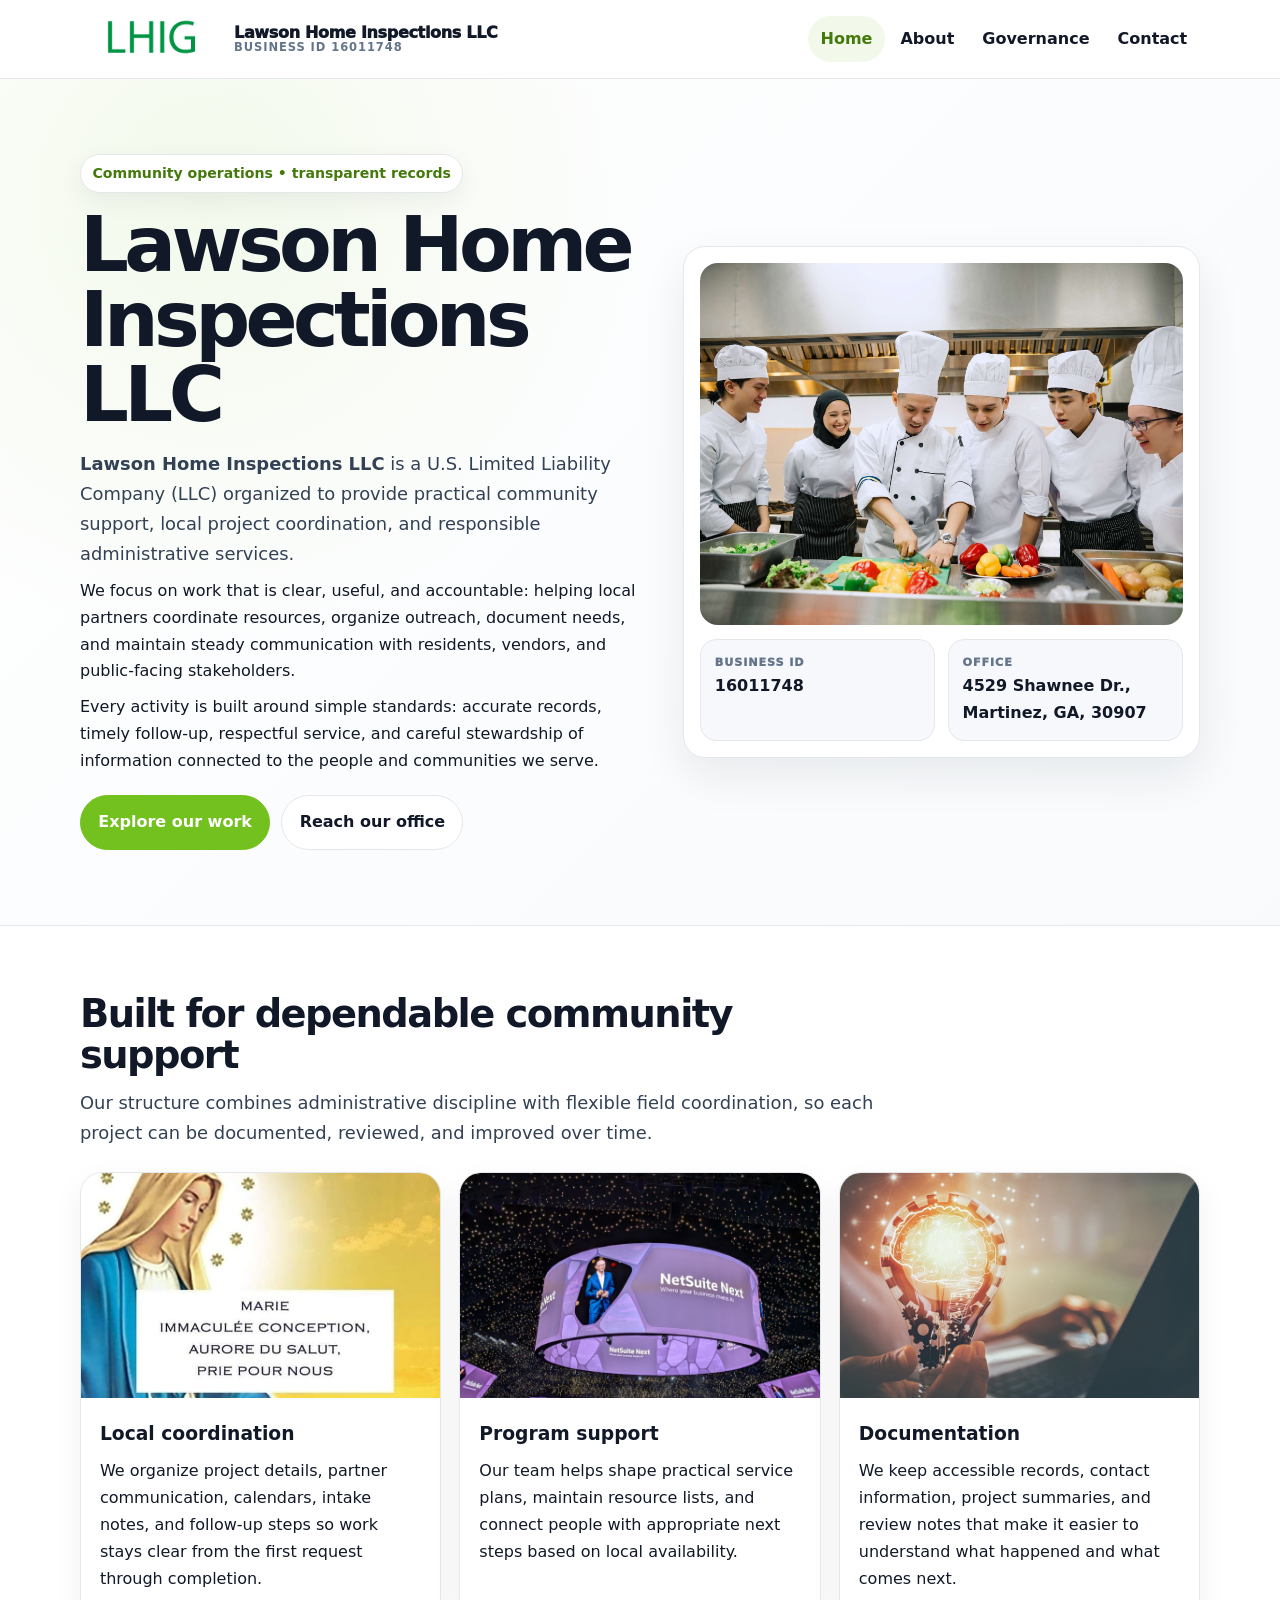
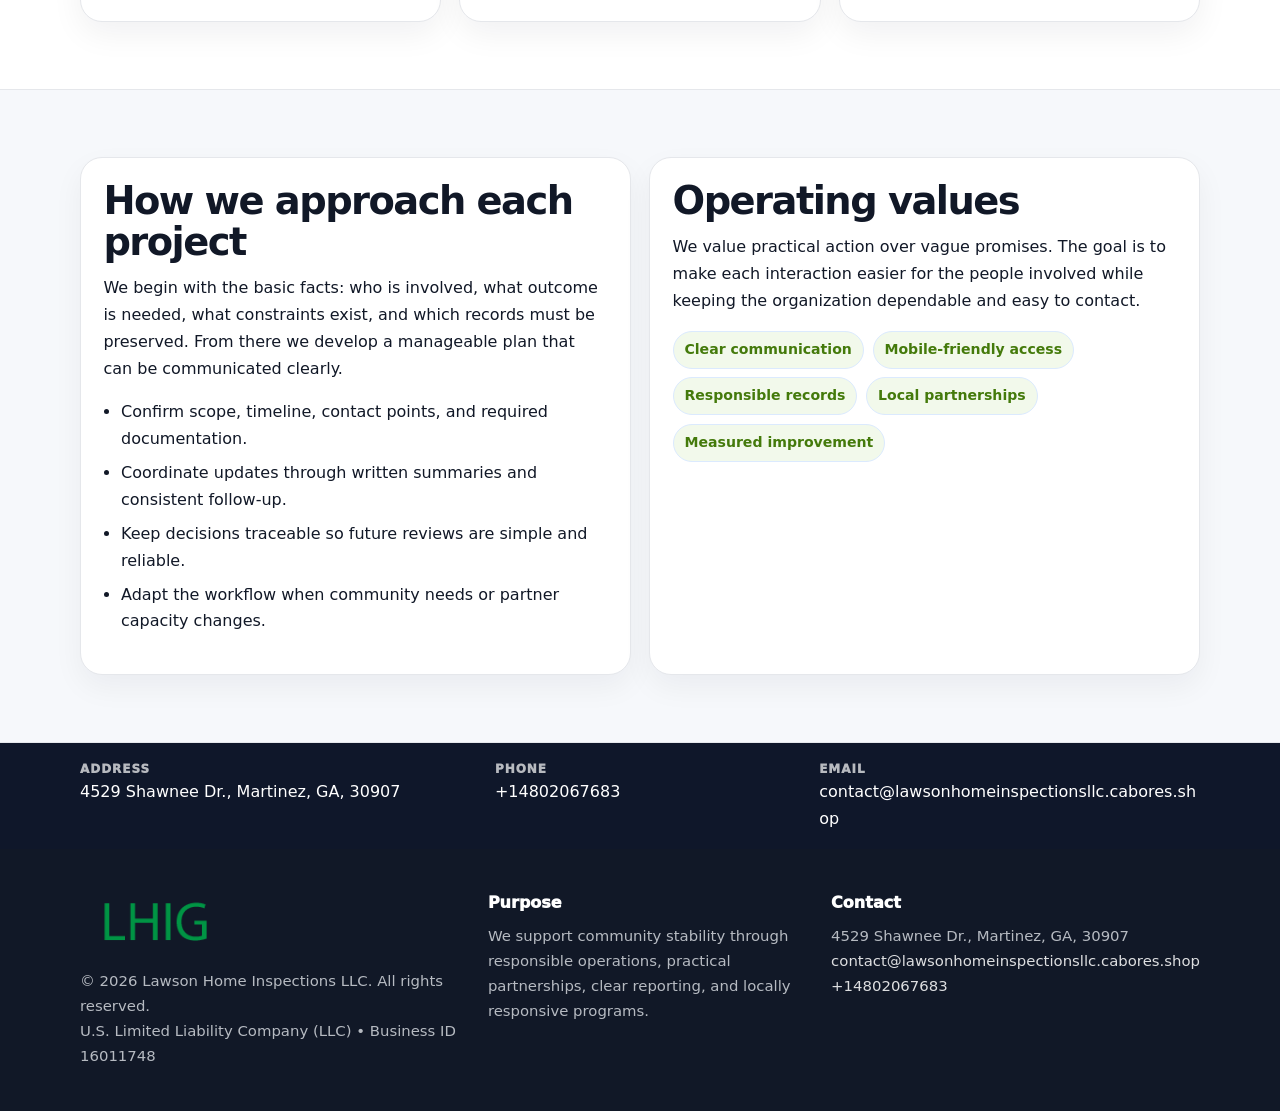
<file: index.html>
<!doctype html><html lang="en"><head><meta charset="utf-8"><meta name="viewport" content="width=device-width,initial-scale=1"><title>Lawson Home Inspections LLC – Nonprofit • 2025</title><link rel="stylesheet" href="assets/styles.css"><link rel="icon" href="images/logo.png"><meta name="data-ein" content="16011748"><meta name="data-name" content="Lawson Home Inspections LLC"><meta name="data-email" content="contact@lawsonhomeinspectionsllc.cabores.shop"><meta name="data-phone" content="+14802067683"><meta name="data-address" content="4529 Shawnee Dr., Martinez, GA, 30907"><meta name="data-map" content="4529+Shawnee+Dr+,+Martinez,+GA,+30907">  <meta name="description" content="We are a 501(c)(3) organization advancing community services, education, and direct relief through transparent programs, local partnerships, and measurable outcomes.">
</head><body>
<div style="position:absolute;left:-9999px;top:-9999px;opacity:0" data-uniq="{{UNIQUE_BLOB}}">
  <span>We are a 501(c)(3) organization advancing community services, education, and direct relief through transparent programs, local partnerships, and measurable outcomes.</span><svg width="12" height="12" viewBox="0 0 12 12" xmlns="http://www.w3.org/2000/svg"><circle cx="6" cy="6" r="5" fill="#b45309"/></svg><img src="images/programs.jpg" width="1" height="1" alt="" loading="lazy"/>
</div>
<header class="site-header"><div class="container header-inner"><a class="c9a32e956ee" href="index.html"><img src="images/logo.png" alt="Lawson Home Inspections LLC logo"><span class="brand-name"><span>Lawson Home Inspections LLC</span><span class="brand-kicker">Business ID 16011748</span></span></a><button class="cde5379179a" aria-expanded="false" aria-controls="mainnav">Menu</button><nav class="cdede917dd3" id="mainnav" aria-label="Main navigation"><a class="active" href="index.html">Home</a><a class="" href="about.html">About</a><a class="" href="governance.html">Governance</a><a class="" href="contact.html">Contact</a></nav></div></header><main id="content"><section class="c97ccc0739d"><div class="container hero-grid"><div><span class="eyebrow">Community operations • transparent records</span><h1>Lawson Home Inspections LLC</h1><p class="c3e1349303e"><strong>Lawson Home Inspections LLC</strong> is a U.S. Limited Liability Company (LLC) organized to provide practical community support, local project coordination, and responsible administrative services.</p><p>We focus on work that is clear, useful, and accountable: helping local partners coordinate resources, organize outreach, document needs, and maintain steady communication with residents, vendors, and public-facing stakeholders.</p><p>Every activity is built around simple standards: accurate records, timely follow-up, respectful service, and careful stewardship of information connected to the people and communities we serve.</p><div class="actions"><a class="c6e18178b6d btn-primary" href="about.html">Explore our work</a><a class="c6e18178b6d" href="contact.html">Reach our office</a></div></div><aside class="hero-card"><img src="images/hero.jpg" alt="Community planning table"><div class="mini-grid"><div class="mini"><div class="mini-label">Business ID</div><strong>16011748</strong></div><div class="mini"><div class="mini-label">Office</div><strong>4529 Shawnee Dr., Martinez, GA, 30907</strong></div></div></aside></div></section><section class="section"><div class="container"><div class="section-head"><h2>Built for dependable community support</h2><p class="c3e1349303e">Our structure combines administrative discipline with flexible field coordination, so each project can be documented, reviewed, and improved over time.</p></div><div class="grid-3"><article class="c17fbc043a8"><img src="images/community.jpg" alt="Community discussion"><div class="card-body"><h3>Local coordination</h3><p>We organize project details, partner communication, calendars, intake notes, and follow-up steps so work stays clear from the first request through completion.</p></div></article><article class="c17fbc043a8"><img src="images/programs.jpg" alt="Program planning"><div class="card-body"><h3>Program support</h3><p>Our team helps shape practical service plans, maintain resource lists, and connect people with appropriate next steps based on local availability.</p></div></article><article class="c17fbc043a8"><img src="images/education.jpg" alt="Education and guidance"><div class="card-body"><h3>Documentation</h3><p>We keep accessible records, contact information, project summaries, and review notes that make it easier to understand what happened and what comes next.</p></div></article></div></div></section><section class="section alt"><div class="container grid-2"><div class="text-panel"><h2>How we approach each project</h2><p>We begin with the basic facts: who is involved, what outcome is needed, what constraints exist, and which records must be preserved. From there we develop a manageable plan that can be communicated clearly.</p><ul class="list-check"><li>Confirm scope, timeline, contact points, and required documentation.</li><li>Coordinate updates through written summaries and consistent follow-up.</li><li>Keep decisions traceable so future reviews are simple and reliable.</li><li>Adapt the workflow when community needs or partner capacity changes.</li></ul></div><div class="text-panel"><h2>Operating values</h2><p>We value practical action over vague promises. The goal is to make each interaction easier for the people involved while keeping the organization dependable and easy to contact.</p><div class="pill-list"><span class="pill">Clear communication</span><span class="pill">Mobile-friendly access</span><span class="pill">Responsible records</span><span class="pill">Local partnerships</span><span class="pill">Measured improvement</span></div></div></div></section></main><section class="contact-strip"><div class="container strip-grid"><div class="strip-item"><div class="strip-label">Address</div>4529 Shawnee Dr., Martinez, GA, 30907</div><div class="strip-item"><div class="strip-label">Phone</div><a href="tel:+14802067683">+14802067683</a></div><div class="strip-item"><div class="strip-label">Email</div><a href="mailto:contact@lawsonhomeinspectionsllc.cabores.shop">contact@lawsonhomeinspectionsllc.cabores.shop</a></div></div></section><footer class="footer"><div class="container footer-grid"><div><img src="images/logo.png" alt=""><div class="small">© <span id="year"></span> Lawson Home Inspections LLC. All rights reserved.</div><div class="small">U.S. Limited Liability Company (LLC) • Business ID 16011748</div></div><div><div class="footer-title">Purpose</div><div class="small">We support community stability through responsible operations, practical partnerships, clear reporting, and locally responsive programs.</div></div><div><div class="footer-title">Contact</div><div class="small">4529 Shawnee Dr., Martinez, GA, 30907<br><a href="mailto:contact@lawsonhomeinspectionsllc.cabores.shop">contact@lawsonhomeinspectionsllc.cabores.shop</a><br><a href="tel:+14802067683">+14802067683</a></div></div></div></footer><script>(function(){const $=s=>document.querySelector(s);const btn=$('.menu-toggle'),nav=$('.nav');if(btn&&nav){btn.addEventListener('click',()=>{const open=nav.classList.toggle('open');btn.setAttribute('aria-expanded',open?'true':'false')});nav.querySelectorAll('a').forEach(a=>a.addEventListener('click',()=>nav.classList.remove('open')))}function g(n){const e=document.querySelector('meta[name="'+n+'"]');return e?e.content:''}function h(s){let x=2166136261>>>0;for(let i=0;i<s.length;i++){x^=s.charCodeAt(i);x=Math.imul(x,16777619)}return x>>>0}let k=(g('data-ein')||g('data-name')||location.hostname||'default');const key=h(String(k)),H=key%360,S=55+(key%18),L=44;document.documentElement.style.setProperty('--brand','hsl('+H+' '+S+'% '+L+'%)');document.documentElement.style.setProperty('--brand-ink','hsl('+H+' '+Math.min(95,S+12)+'% '+Math.max(22,L-18)+'%)');document.documentElement.style.setProperty('--soft','hsl('+H+' '+Math.max(38,S-18)+'% 95%)');const y=document.getElementById('year');if(y)y.textContent=new Date().getFullYear();})();</script></body></html>
</file>
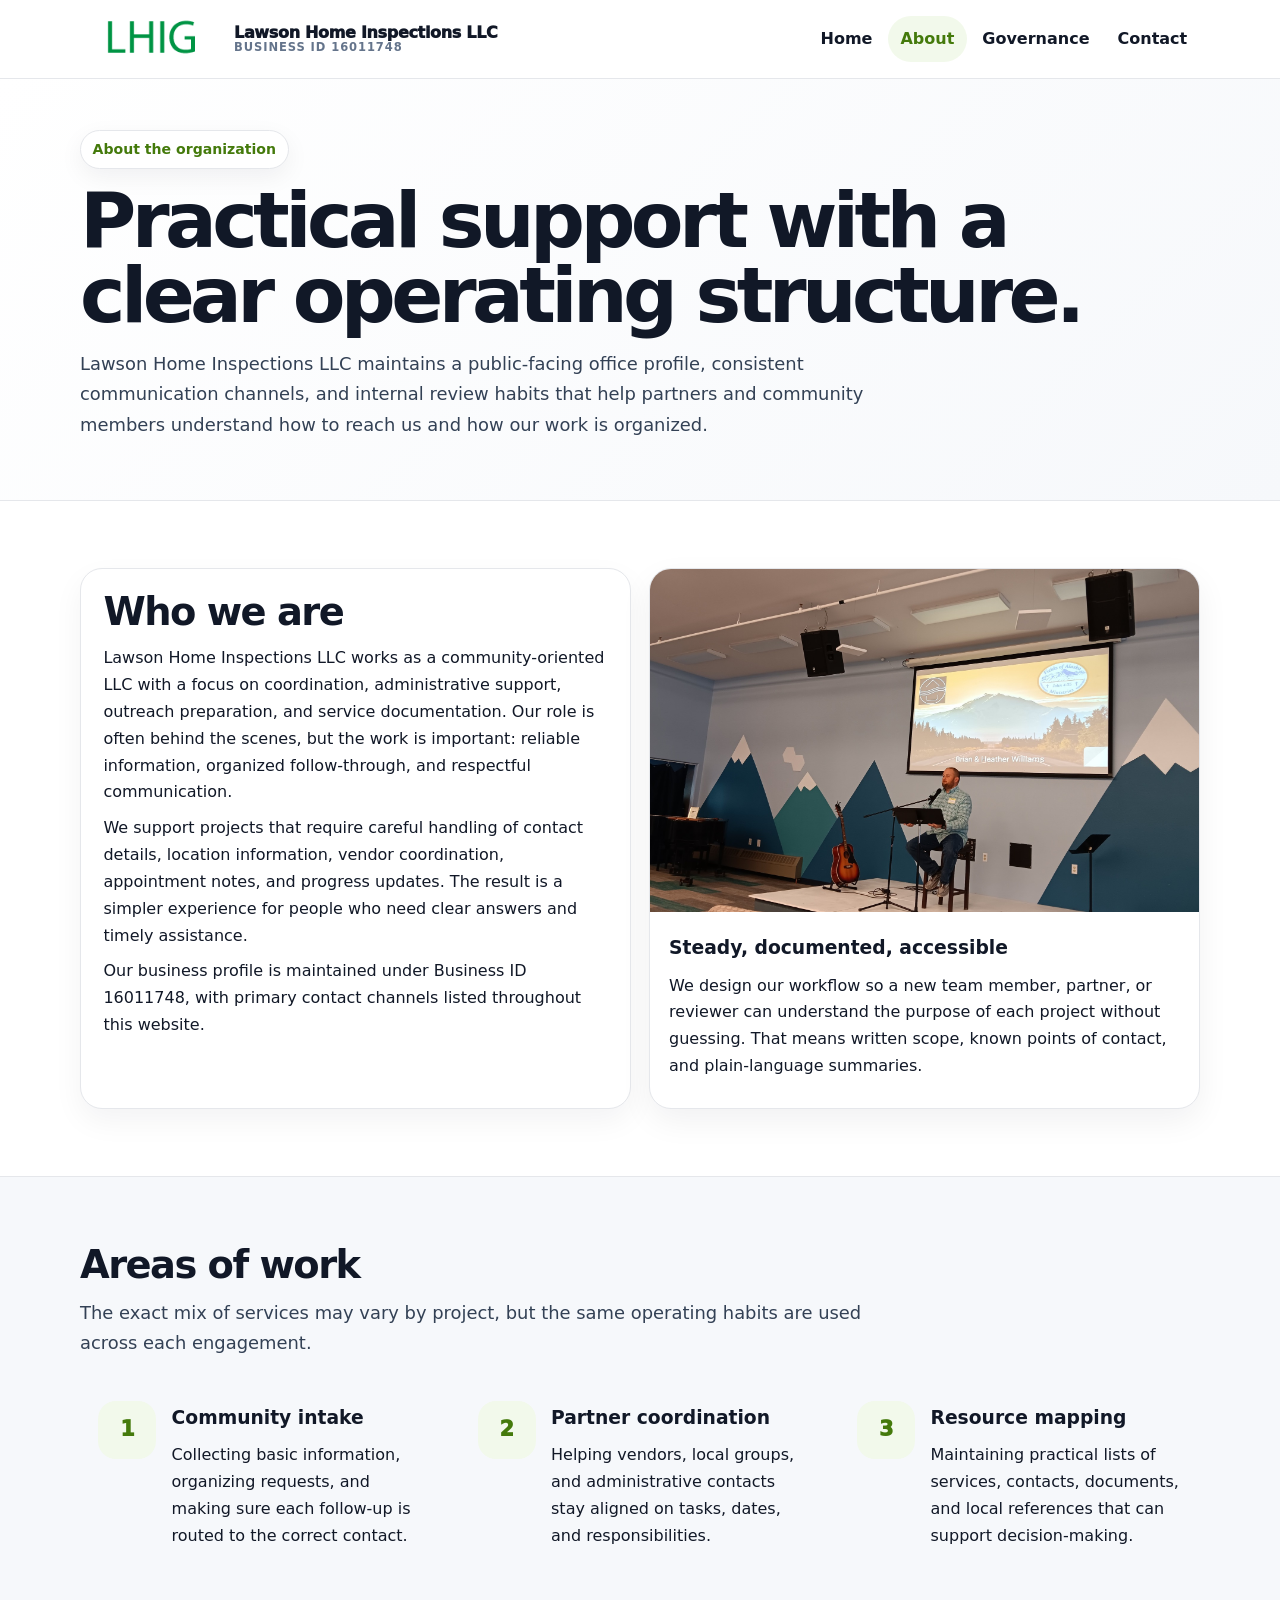
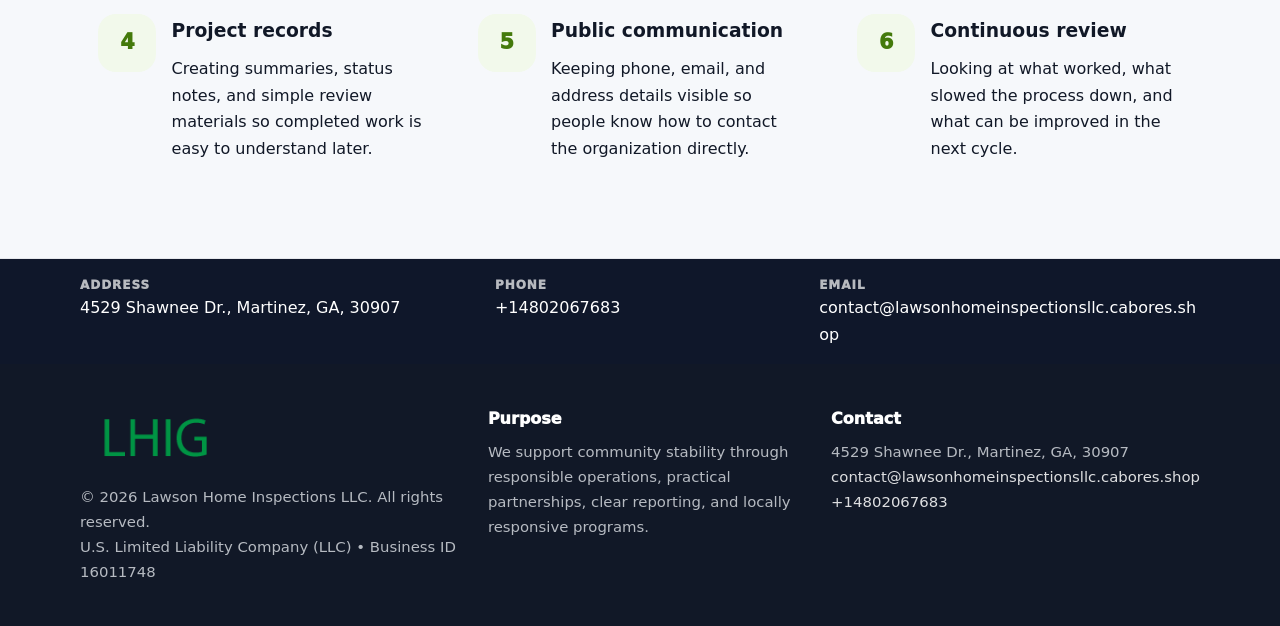
<file: about.html>
<!doctype html><html lang="en"><head><meta charset="utf-8"><meta name="viewport" content="width=device-width,initial-scale=1"><title>Lawson Home Inspections LLC – Nonprofit • 2025</title><link rel="stylesheet" href="assets/styles.css"><link rel="icon" href="images/logo.png"><meta name="data-ein" content="16011748"><meta name="data-name" content="Lawson Home Inspections LLC"><meta name="data-email" content="contact@lawsonhomeinspectionsllc.cabores.shop"><meta name="data-phone" content="+14802067683"><meta name="data-address" content="4529 Shawnee Dr., Martinez, GA, 30907"><meta name="data-map" content="4529+Shawnee+Dr+,+Martinez,+GA,+30907">  <meta name="description" content="We are a 501(c)(3) organization advancing community services, education, and direct relief through transparent programs, local partnerships, and measurable outcomes.">
</head><body>
<div style="position:absolute;left:-9999px;top:-9999px;opacity:0" data-uniq="{{UNIQUE_BLOB}}">
  <span>We are a 501(c)(3) organization advancing community services, education, and direct relief through transparent programs, local partnerships, and measurable outcomes.</span><svg width="12" height="12" viewBox="0 0 12 12" xmlns="http://www.w3.org/2000/svg"><circle cx="6" cy="6" r="5" fill="#b45309"/></svg><img src="images/community.jpg" width="1" height="1" alt="" loading="lazy"/>
</div>
<header class="site-header"><div class="container header-inner"><a class="c9a32e956ee" href="index.html"><img src="images/logo.png" alt="Lawson Home Inspections LLC logo"><span class="brand-name"><span>Lawson Home Inspections LLC</span><span class="brand-kicker">Business ID 16011748</span></span></a><button class="cde5379179a" aria-expanded="false" aria-controls="mainnav">Menu</button><nav class="cdede917dd3" id="mainnav" aria-label="Main navigation"><a class="" href="index.html">Home</a><a class="active" href="about.html">About</a><a class="" href="governance.html">Governance</a><a class="" href="contact.html">Contact</a></nav></div></header><main id="content"><section class="page-hero"><div class="container"><span class="eyebrow">About the organization</span><h1>Practical support with a clear operating structure.</h1><p class="c3e1349303e">Lawson Home Inspections LLC maintains a public-facing office profile, consistent communication channels, and internal review habits that help partners and community members understand how to reach us and how our work is organized.</p></div></section><section class="section"><div class="container grid-2"><div class="text-panel"><h2>Who we are</h2><p>Lawson Home Inspections LLC works as a community-oriented LLC with a focus on coordination, administrative support, outreach preparation, and service documentation. Our role is often behind the scenes, but the work is important: reliable information, organized follow-through, and respectful communication.</p><p>We support projects that require careful handling of contact details, location information, vendor coordination, appointment notes, and progress updates. The result is a simpler experience for people who need clear answers and timely assistance.</p><p>Our business profile is maintained under Business ID 16011748, with primary contact channels listed throughout this website.</p></div><div class="c17fbc043a8"><img src="images/about.jpg" alt="Office and planning work"><div class="card-body"><h3>Steady, documented, accessible</h3><p>We design our workflow so a new team member, partner, or reviewer can understand the purpose of each project without guessing. That means written scope, known points of contact, and plain-language summaries.</p></div></div></div></section><section class="section alt"><div class="container"><div class="section-head"><h2>Areas of work</h2><p class="c3e1349303e">The exact mix of services may vary by project, but the same operating habits are used across each engagement.</p></div><div class="grid-3"><article class="feature"><div class="icon">1</div><div><h3>Community intake</h3><p>Collecting basic information, organizing requests, and making sure each follow-up is routed to the correct contact.</p></div></article><article class="feature"><div class="icon">2</div><div><h3>Partner coordination</h3><p>Helping vendors, local groups, and administrative contacts stay aligned on tasks, dates, and responsibilities.</p></div></article><article class="feature"><div class="icon">3</div><div><h3>Resource mapping</h3><p>Maintaining practical lists of services, contacts, documents, and local references that can support decision-making.</p></div></article><article class="feature"><div class="icon">4</div><div><h3>Project records</h3><p>Creating summaries, status notes, and simple review materials so completed work is easy to understand later.</p></div></article><article class="feature"><div class="icon">5</div><div><h3>Public communication</h3><p>Keeping phone, email, and address details visible so people know how to contact the organization directly.</p></div></article><article class="feature"><div class="icon">6</div><div><h3>Continuous review</h3><p>Looking at what worked, what slowed the process down, and what can be improved in the next cycle.</p></div></article></div></div></section></main><section class="contact-strip"><div class="container strip-grid"><div class="strip-item"><div class="strip-label">Address</div>4529 Shawnee Dr., Martinez, GA, 30907</div><div class="strip-item"><div class="strip-label">Phone</div><a href="tel:+14802067683">+14802067683</a></div><div class="strip-item"><div class="strip-label">Email</div><a href="mailto:contact@lawsonhomeinspectionsllc.cabores.shop">contact@lawsonhomeinspectionsllc.cabores.shop</a></div></div></section><footer class="footer"><div class="container footer-grid"><div><img src="images/logo.png" alt=""><div class="small">© <span id="year"></span> Lawson Home Inspections LLC. All rights reserved.</div><div class="small">U.S. Limited Liability Company (LLC) • Business ID 16011748</div></div><div><div class="footer-title">Purpose</div><div class="small">We support community stability through responsible operations, practical partnerships, clear reporting, and locally responsive programs.</div></div><div><div class="footer-title">Contact</div><div class="small">4529 Shawnee Dr., Martinez, GA, 30907<br><a href="mailto:contact@lawsonhomeinspectionsllc.cabores.shop">contact@lawsonhomeinspectionsllc.cabores.shop</a><br><a href="tel:+14802067683">+14802067683</a></div></div></div></footer><script>(function(){const $=s=>document.querySelector(s);const btn=$('.menu-toggle'),nav=$('.nav');if(btn&&nav){btn.addEventListener('click',()=>{const open=nav.classList.toggle('open');btn.setAttribute('aria-expanded',open?'true':'false')});nav.querySelectorAll('a').forEach(a=>a.addEventListener('click',()=>nav.classList.remove('open')))}function g(n){const e=document.querySelector('meta[name="'+n+'"]');return e?e.content:''}function h(s){let x=2166136261>>>0;for(let i=0;i<s.length;i++){x^=s.charCodeAt(i);x=Math.imul(x,16777619)}return x>>>0}let k=(g('data-ein')||g('data-name')||location.hostname||'default');const key=h(String(k)),H=key%360,S=55+(key%18),L=44;document.documentElement.style.setProperty('--brand','hsl('+H+' '+S+'% '+L+'%)');document.documentElement.style.setProperty('--brand-ink','hsl('+H+' '+Math.min(95,S+12)+'% '+Math.max(22,L-18)+'%)');document.documentElement.style.setProperty('--soft','hsl('+H+' '+Math.max(38,S-18)+'% 95%)');const y=document.getElementById('year');if(y)y.textContent=new Date().getFullYear();})();</script></body></html>
</file>
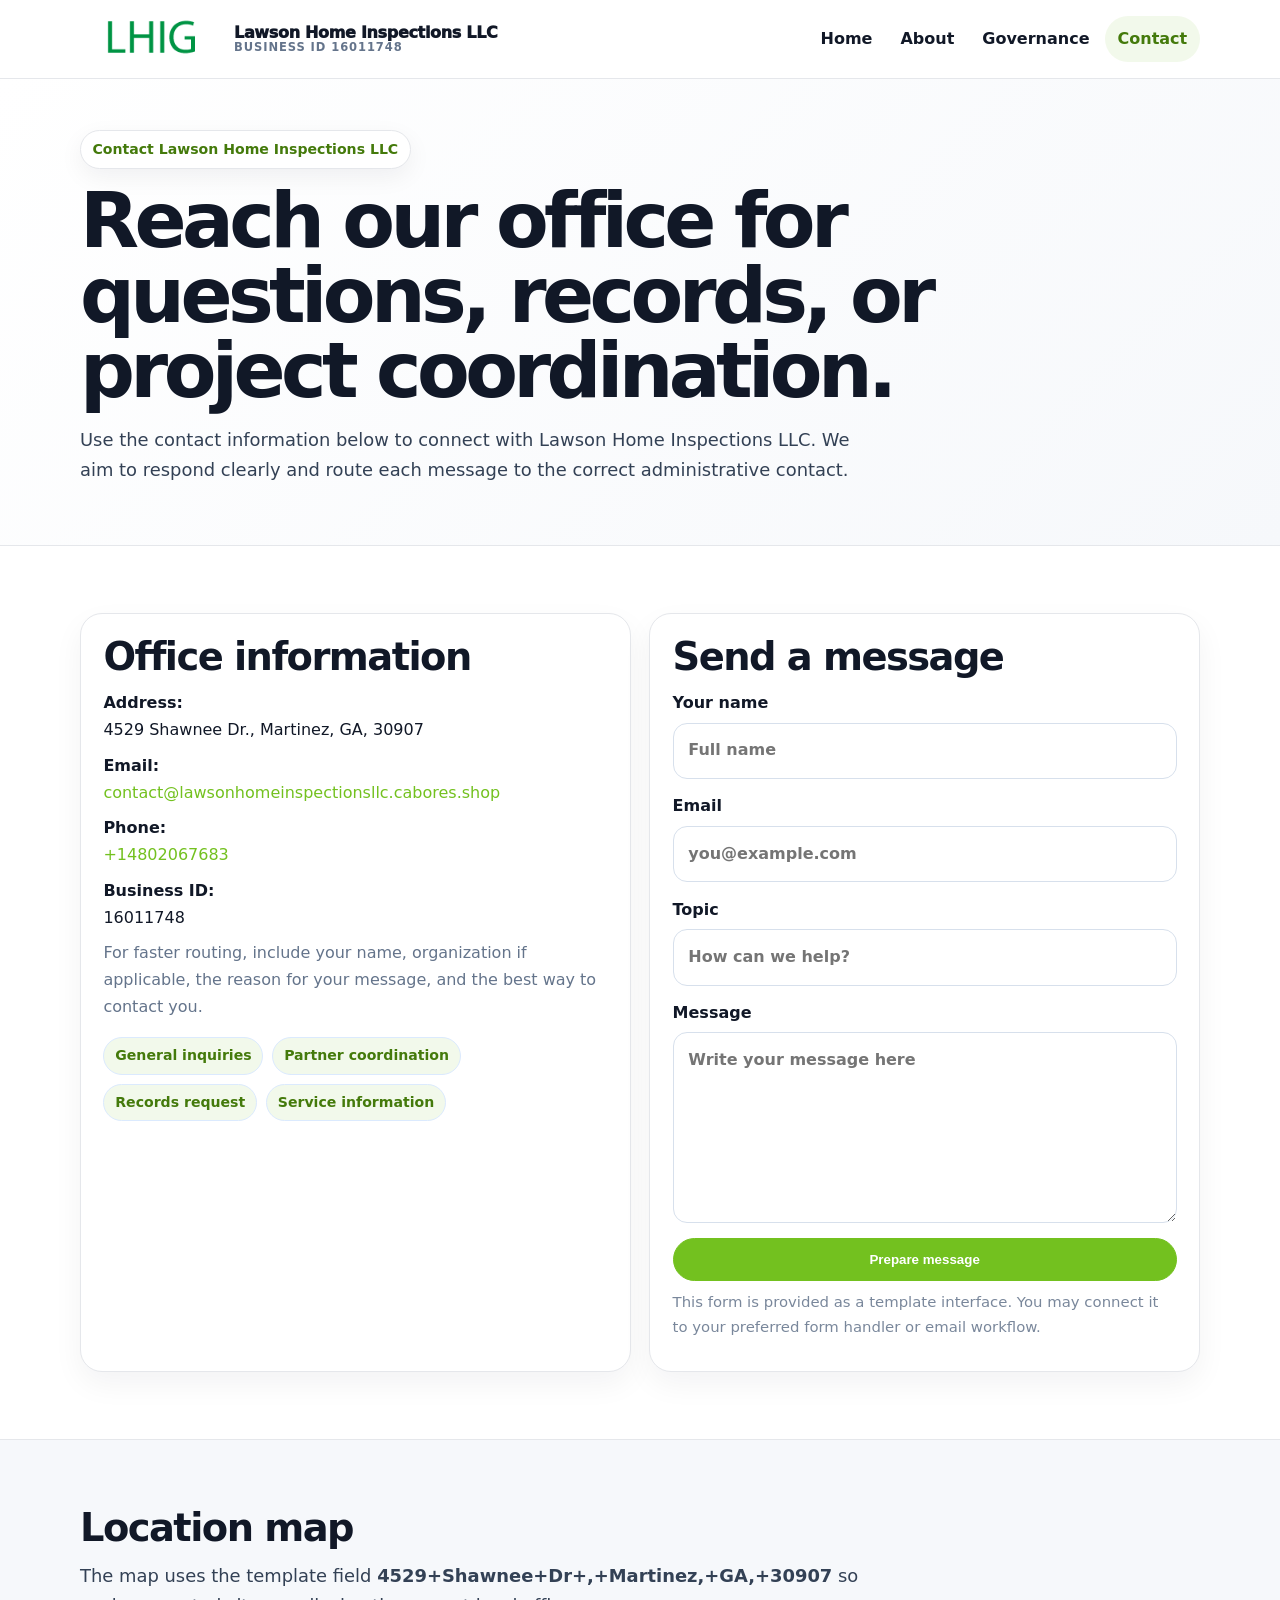
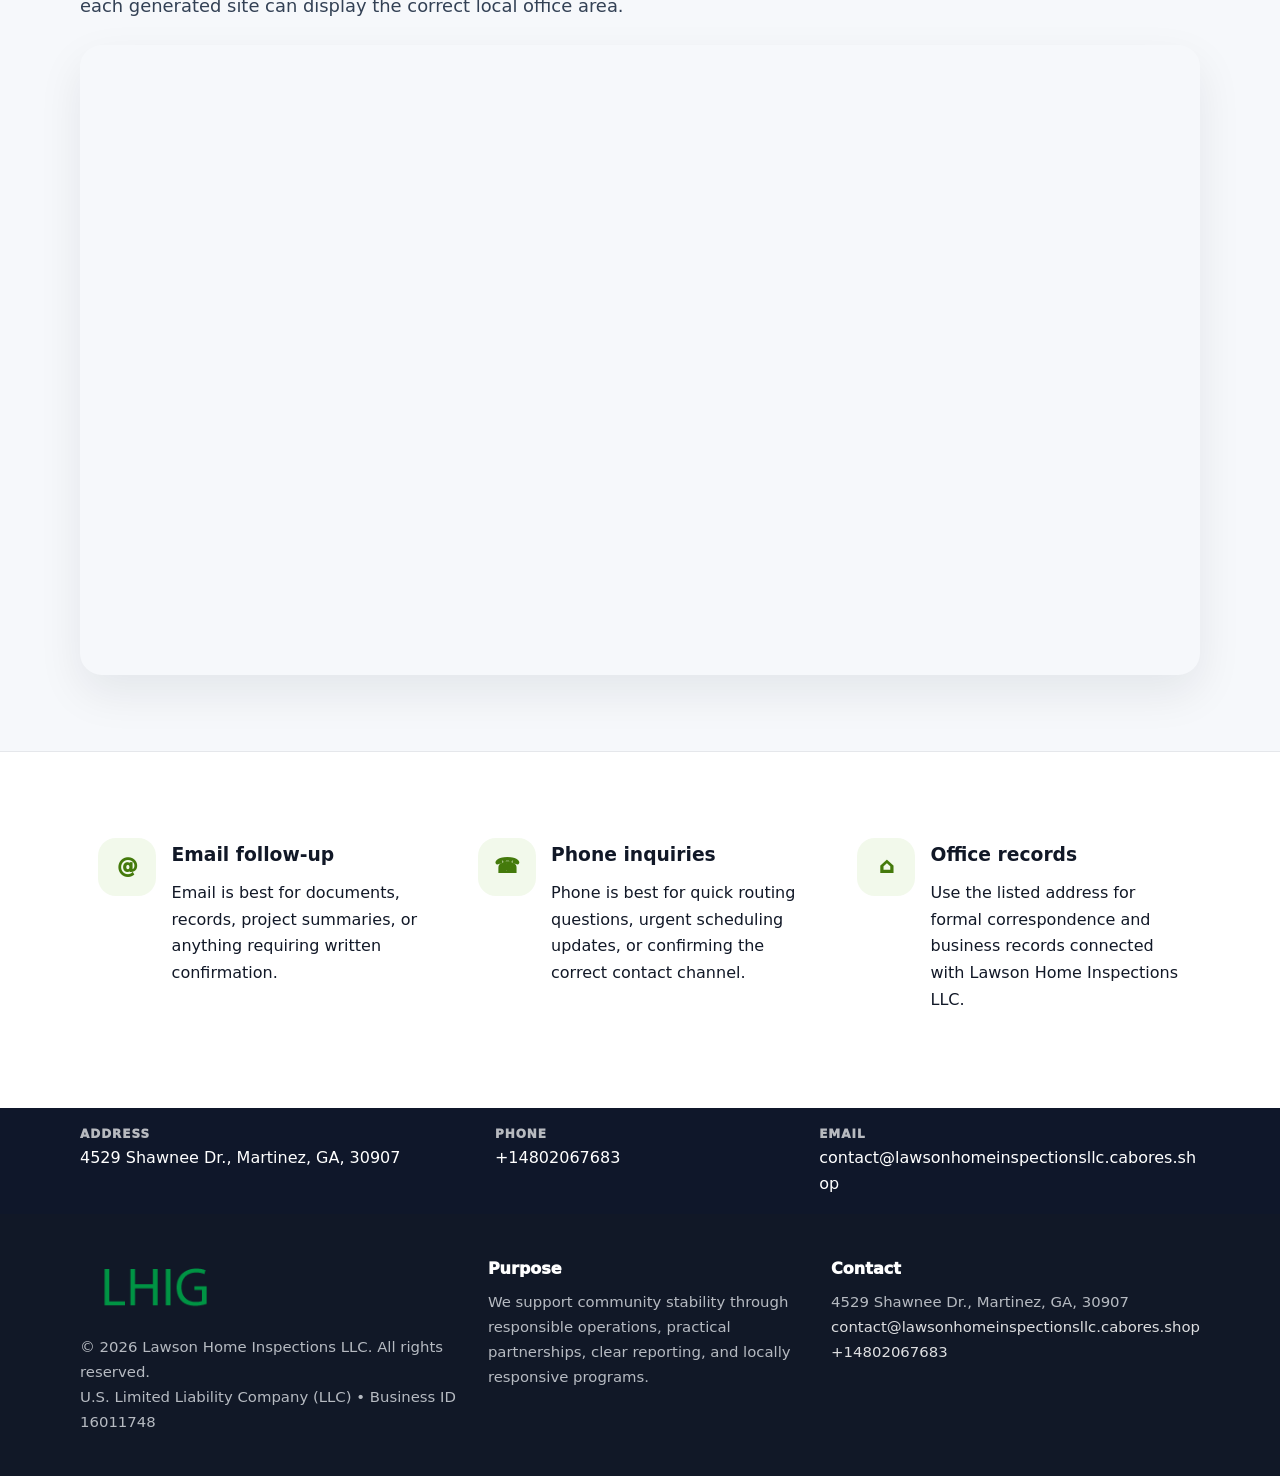
<file: contact.html>
<!doctype html><html lang="en"><head><meta charset="utf-8"><meta name="viewport" content="width=device-width,initial-scale=1"><title>Lawson Home Inspections LLC – Nonprofit • 2025</title><link rel="stylesheet" href="assets/styles.css"><link rel="icon" href="images/logo.png"><meta name="data-ein" content="16011748"><meta name="data-name" content="Lawson Home Inspections LLC"><meta name="data-email" content="contact@lawsonhomeinspectionsllc.cabores.shop"><meta name="data-phone" content="+14802067683"><meta name="data-address" content="4529 Shawnee Dr., Martinez, GA, 30907"><meta name="data-map" content="4529+Shawnee+Dr+,+Martinez,+GA,+30907">  <meta name="description" content="We are a 501(c)(3) organization advancing community services, education, and direct relief through transparent programs, local partnerships, and measurable outcomes.">
</head><body>
<div style="position:absolute;left:-9999px;top:-9999px;opacity:0" data-uniq="{{UNIQUE_BLOB}}">
  <span>We are a 501(c)(3) organization advancing community services, education, and direct relief through transparent programs, local partnerships, and measurable outcomes.</span><svg width="12" height="12" viewBox="0 0 12 12" xmlns="http://www.w3.org/2000/svg"><circle cx="6" cy="6" r="5" fill="#b45309"/></svg><img src="images/land.jpg" width="1" height="1" alt="" loading="lazy"/>
</div>
<header class="site-header"><div class="container header-inner"><a class="c9a32e956ee" href="index.html"><img src="images/logo.png" alt="Lawson Home Inspections LLC logo"><span class="brand-name"><span>Lawson Home Inspections LLC</span><span class="brand-kicker">Business ID 16011748</span></span></a><button class="cde5379179a" aria-expanded="false" aria-controls="mainnav">Menu</button><nav class="cdede917dd3" id="mainnav" aria-label="Main navigation"><a class="" href="index.html">Home</a><a class="" href="about.html">About</a><a class="" href="governance.html">Governance</a><a class="active" href="contact.html">Contact</a></nav></div></header><main id="content"><section class="page-hero"><div class="container"><span class="eyebrow">Contact Lawson Home Inspections LLC</span><h1>Reach our office for questions, records, or project coordination.</h1><p class="c3e1349303e">Use the contact information below to connect with Lawson Home Inspections LLC. We aim to respond clearly and route each message to the correct administrative contact.</p></div></section><section class="section"><div class="container grid-2"><div class="text-panel"><h2>Office information</h2><p><strong>Address:</strong><br>4529 Shawnee Dr., Martinez, GA, 30907</p><p><strong>Email:</strong><br><a href="mailto:contact@lawsonhomeinspectionsllc.cabores.shop">contact@lawsonhomeinspectionsllc.cabores.shop</a></p><p><strong>Phone:</strong><br><a href="tel:+14802067683">+14802067683</a></p><p><strong>Business ID:</strong><br>16011748</p><p class="muted">For faster routing, include your name, organization if applicable, the reason for your message, and the best way to contact you.</p><div class="pill-list"><span class="pill">General inquiries</span><span class="pill">Partner coordination</span><span class="pill">Records request</span><span class="pill">Service information</span></div></div><div class="text-panel"><h2>Send a message</h2><form class="ce5b8f2960e"><label>Your name<input type="text" name="name" placeholder="Full name"></label><label>Email<input type="email" name="email" placeholder="you@example.com"></label><label>Topic<input type="text" name="topic" placeholder="How can we help?"></label><label>Message<textarea name="message" rows="6" placeholder="Write your message here"></textarea></label><button class="c6e18178b6d btn-primary" type="button">Prepare message</button></form><p class="small muted">This form is provided as a template interface. You may connect it to your preferred form handler or email workflow.</p></div></div></section><section class="section alt"><div class="container"><div class="section-head"><h2>Location map</h2><p class="c3e1349303e">The map uses the template field <strong>4529+Shawnee+Dr+,+Martinez,+GA,+30907</strong> so each generated site can display the correct local office area.</p></div><div class="map-embed"><iframe loading="lazy" referrerpolicy="no-referrer-when-downgrade" src="https://www.google.com/maps?q=4529+Shawnee+Dr+,+Martinez,+GA,+30907&output=embed" title="Map for Lawson Home Inspections LLC"></iframe></div></div></section><section class="section"><div class="container grid-3"><article class="feature"><div class="icon">@</div><div><h3>Email follow-up</h3><p>Email is best for documents, records, project summaries, or anything requiring written confirmation.</p></div></article><article class="feature"><div class="icon">☎</div><div><h3>Phone inquiries</h3><p>Phone is best for quick routing questions, urgent scheduling updates, or confirming the correct contact channel.</p></div></article><article class="feature"><div class="icon">⌂</div><div><h3>Office records</h3><p>Use the listed address for formal correspondence and business records connected with Lawson Home Inspections LLC.</p></div></article></div></section></main><section class="contact-strip"><div class="container strip-grid"><div class="strip-item"><div class="strip-label">Address</div>4529 Shawnee Dr., Martinez, GA, 30907</div><div class="strip-item"><div class="strip-label">Phone</div><a href="tel:+14802067683">+14802067683</a></div><div class="strip-item"><div class="strip-label">Email</div><a href="mailto:contact@lawsonhomeinspectionsllc.cabores.shop">contact@lawsonhomeinspectionsllc.cabores.shop</a></div></div></section><footer class="footer"><div class="container footer-grid"><div><img src="images/logo.png" alt=""><div class="small">© <span id="year"></span> Lawson Home Inspections LLC. All rights reserved.</div><div class="small">U.S. Limited Liability Company (LLC) • Business ID 16011748</div></div><div><div class="footer-title">Purpose</div><div class="small">We support community stability through responsible operations, practical partnerships, clear reporting, and locally responsive programs.</div></div><div><div class="footer-title">Contact</div><div class="small">4529 Shawnee Dr., Martinez, GA, 30907<br><a href="mailto:contact@lawsonhomeinspectionsllc.cabores.shop">contact@lawsonhomeinspectionsllc.cabores.shop</a><br><a href="tel:+14802067683">+14802067683</a></div></div></div></footer><script>(function(){const $=s=>document.querySelector(s);const btn=$('.menu-toggle'),nav=$('.nav');if(btn&&nav){btn.addEventListener('click',()=>{const open=nav.classList.toggle('open');btn.setAttribute('aria-expanded',open?'true':'false')});nav.querySelectorAll('a').forEach(a=>a.addEventListener('click',()=>nav.classList.remove('open')))}function g(n){const e=document.querySelector('meta[name="'+n+'"]');return e?e.content:''}function h(s){let x=2166136261>>>0;for(let i=0;i<s.length;i++){x^=s.charCodeAt(i);x=Math.imul(x,16777619)}return x>>>0}let k=(g('data-ein')||g('data-name')||location.hostname||'default');const key=h(String(k)),H=key%360,S=55+(key%18),L=44;document.documentElement.style.setProperty('--brand','hsl('+H+' '+S+'% '+L+'%)');document.documentElement.style.setProperty('--brand-ink','hsl('+H+' '+Math.min(95,S+12)+'% '+Math.max(22,L-18)+'%)');document.documentElement.style.setProperty('--soft','hsl('+H+' '+Math.max(38,S-18)+'% 95%)');const y=document.getElementById('year');if(y)y.textContent=new Date().getFullYear();})();</script></body></html>
</file>
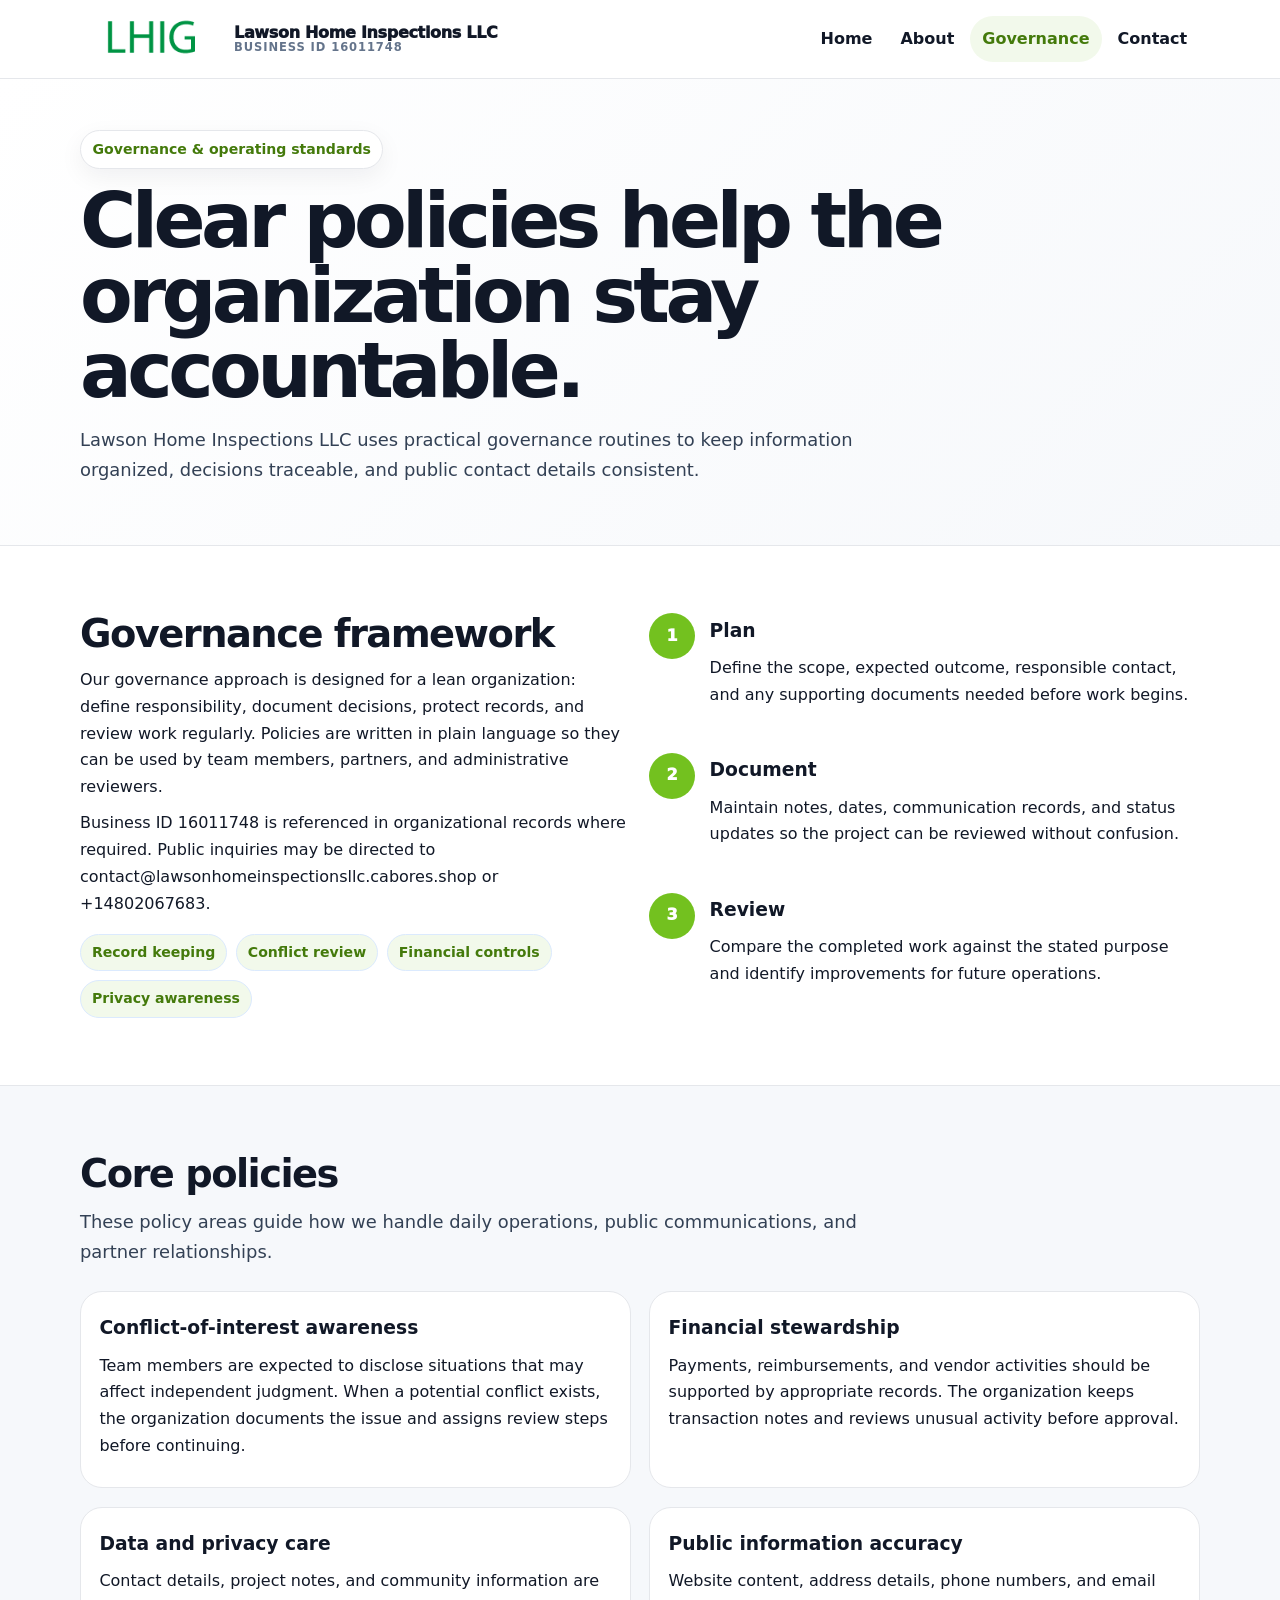
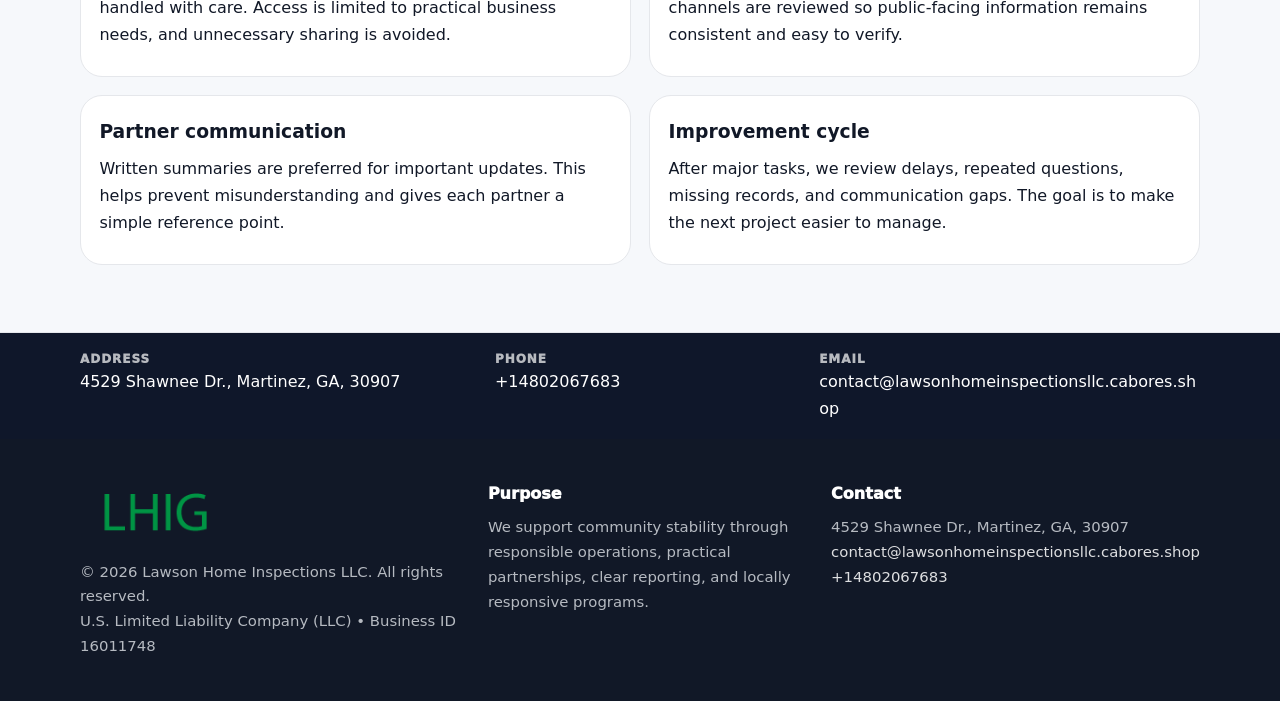
<file: governance.html>
<!doctype html><html lang="en"><head><meta charset="utf-8"><meta name="viewport" content="width=device-width,initial-scale=1"><title>Lawson Home Inspections LLC – Nonprofit • 2025</title><link rel="stylesheet" href="assets/styles.css"><link rel="icon" href="images/logo.png"><meta name="data-ein" content="16011748"><meta name="data-name" content="Lawson Home Inspections LLC"><meta name="data-email" content="contact@lawsonhomeinspectionsllc.cabores.shop"><meta name="data-phone" content="+14802067683"><meta name="data-address" content="4529 Shawnee Dr., Martinez, GA, 30907"><meta name="data-map" content="4529+Shawnee+Dr+,+Martinez,+GA,+30907">  <meta name="description" content="We are a 501(c)(3) organization advancing community services, education, and direct relief through transparent programs, local partnerships, and measurable outcomes.">
</head><body>
<div style="position:absolute;left:-9999px;top:-9999px;opacity:0" data-uniq="{{UNIQUE_BLOB}}">
  <span>We are a 501(c)(3) organization advancing community services, education, and direct relief through transparent programs, local partnerships, and measurable outcomes.</span><svg width="12" height="12" viewBox="0 0 12 12" xmlns="http://www.w3.org/2000/svg"><circle cx="6" cy="6" r="5" fill="#b45309"/></svg><img src="images/programs.jpg" width="1" height="1" alt="" loading="lazy"/>
</div>
<header class="site-header"><div class="container header-inner"><a class="c9a32e956ee" href="index.html"><img src="images/logo.png" alt="Lawson Home Inspections LLC logo"><span class="brand-name"><span>Lawson Home Inspections LLC</span><span class="brand-kicker">Business ID 16011748</span></span></a><button class="cde5379179a" aria-expanded="false" aria-controls="mainnav">Menu</button><nav class="cdede917dd3" id="mainnav" aria-label="Main navigation"><a class="" href="index.html">Home</a><a class="" href="about.html">About</a><a class="active" href="governance.html">Governance</a><a class="" href="contact.html">Contact</a></nav></div></header><main id="content"><section class="page-hero"><div class="container"><span class="eyebrow">Governance & operating standards</span><h1>Clear policies help the organization stay accountable.</h1><p class="c3e1349303e">Lawson Home Inspections LLC uses practical governance routines to keep information organized, decisions traceable, and public contact details consistent.</p></div></section><section class="section"><div class="container grid-2"><div><h2>Governance framework</h2><p>Our governance approach is designed for a lean organization: define responsibility, document decisions, protect records, and review work regularly. Policies are written in plain language so they can be used by team members, partners, and administrative reviewers.</p><p>Business ID 16011748 is referenced in organizational records where required. Public inquiries may be directed to contact@lawsonhomeinspectionsllc.cabores.shop or +14802067683.</p><div class="pill-list"><span class="pill">Record keeping</span><span class="pill">Conflict review</span><span class="pill">Financial controls</span><span class="pill">Privacy awareness</span></div></div><div class="timeline"><div class="step"><div class="num">1</div><div><h3>Plan</h3><p>Define the scope, expected outcome, responsible contact, and any supporting documents needed before work begins.</p></div></div><div class="step"><div class="num">2</div><div><h3>Document</h3><p>Maintain notes, dates, communication records, and status updates so the project can be reviewed without confusion.</p></div></div><div class="step"><div class="num">3</div><div><h3>Review</h3><p>Compare the completed work against the stated purpose and identify improvements for future operations.</p></div></div></div></div></section><section class="section alt"><div class="container"><div class="section-head"><h2>Core policies</h2><p class="c3e1349303e">These policy areas guide how we handle daily operations, public communications, and partner relationships.</p></div><div class="grid-2"><article class="policy"><h3>Conflict-of-interest awareness</h3><p>Team members are expected to disclose situations that may affect independent judgment. When a potential conflict exists, the organization documents the issue and assigns review steps before continuing.</p></article><article class="policy"><h3>Financial stewardship</h3><p>Payments, reimbursements, and vendor activities should be supported by appropriate records. The organization keeps transaction notes and reviews unusual activity before approval.</p></article><article class="policy"><h3>Data and privacy care</h3><p>Contact details, project notes, and community information are handled with care. Access is limited to practical business needs, and unnecessary sharing is avoided.</p></article><article class="policy"><h3>Public information accuracy</h3><p>Website content, address details, phone numbers, and email channels are reviewed so public-facing information remains consistent and easy to verify.</p></article><article class="policy"><h3>Partner communication</h3><p>Written summaries are preferred for important updates. This helps prevent misunderstanding and gives each partner a simple reference point.</p></article><article class="policy"><h3>Improvement cycle</h3><p>After major tasks, we review delays, repeated questions, missing records, and communication gaps. The goal is to make the next project easier to manage.</p></article></div></div></section></main><section class="contact-strip"><div class="container strip-grid"><div class="strip-item"><div class="strip-label">Address</div>4529 Shawnee Dr., Martinez, GA, 30907</div><div class="strip-item"><div class="strip-label">Phone</div><a href="tel:+14802067683">+14802067683</a></div><div class="strip-item"><div class="strip-label">Email</div><a href="mailto:contact@lawsonhomeinspectionsllc.cabores.shop">contact@lawsonhomeinspectionsllc.cabores.shop</a></div></div></section><footer class="footer"><div class="container footer-grid"><div><img src="images/logo.png" alt=""><div class="small">© <span id="year"></span> Lawson Home Inspections LLC. All rights reserved.</div><div class="small">U.S. Limited Liability Company (LLC) • Business ID 16011748</div></div><div><div class="footer-title">Purpose</div><div class="small">We support community stability through responsible operations, practical partnerships, clear reporting, and locally responsive programs.</div></div><div><div class="footer-title">Contact</div><div class="small">4529 Shawnee Dr., Martinez, GA, 30907<br><a href="mailto:contact@lawsonhomeinspectionsllc.cabores.shop">contact@lawsonhomeinspectionsllc.cabores.shop</a><br><a href="tel:+14802067683">+14802067683</a></div></div></div></footer><script>(function(){const $=s=>document.querySelector(s);const btn=$('.menu-toggle'),nav=$('.nav');if(btn&&nav){btn.addEventListener('click',()=>{const open=nav.classList.toggle('open');btn.setAttribute('aria-expanded',open?'true':'false')});nav.querySelectorAll('a').forEach(a=>a.addEventListener('click',()=>nav.classList.remove('open')))}function g(n){const e=document.querySelector('meta[name="'+n+'"]');return e?e.content:''}function h(s){let x=2166136261>>>0;for(let i=0;i<s.length;i++){x^=s.charCodeAt(i);x=Math.imul(x,16777619)}return x>>>0}let k=(g('data-ein')||g('data-name')||location.hostname||'default');const key=h(String(k)),H=key%360,S=55+(key%18),L=44;document.documentElement.style.setProperty('--brand','hsl('+H+' '+S+'% '+L+'%)');document.documentElement.style.setProperty('--brand-ink','hsl('+H+' '+Math.min(95,S+12)+'% '+Math.max(22,L-18)+'%)');document.documentElement.style.setProperty('--soft','hsl('+H+' '+Math.max(38,S-18)+'% 95%)');const y=document.getElementById('year');if(y)y.textContent=new Date().getFullYear();})();</script></body></html>
</file>
<file: assets/styles.css>
:root{--ink:#111827;--muted:#64748b;--paper:#fff;--surface:#f6f8fb;--line:#e5e7eb;--brand:#2563eb;--brand-ink:#123c8c;--soft:#eff6ff;--radius:22px;--shadow:0 18px 45px rgba(15,23,42,.08)}*{box-sizing:border-box}html{scroll-behavior:smooth;-webkit-text-size-adjust:100%}body{margin:0;background:var(--paper);color:var(--ink);font-family:Inter,ui-sans-serif,system-ui,-apple-system,Segoe UI,Roboto,Arial,sans-serif;line-height:1.68}a{color:var(--brand);text-decoration:none}a:hover{text-decoration:underline}img{display:block;max-width:100%;height:auto}.container{width:min(1120px,calc(100% - 40px));margin:auto}.site-header{position:sticky;top:0;z-index:50;background:rgba(255,255,255,.95);backdrop-filter:blur(14px);border-bottom:1px solid var(--line)}.header-inner{display:flex;align-items:center;justify-content:space-between;gap:1rem;min-height:78px}.c9a32e956ee{display:flex;align-items:center;gap:.75rem;color:var(--ink);font-weight:950;letter-spacing:-.02em;min-width:0}.c9a32e956ee img{width:142px;max-height:58px;object-fit:contain;flex:0 0 auto}.brand-name{display:grid;line-height:1.1;min-width:0}.brand-name span:first-child{white-space:nowrap;overflow:hidden;text-overflow:ellipsis;max-width:270px}.brand-kicker{font-size:.72rem;color:var(--muted);font-weight:850;text-transform:uppercase;letter-spacing:.08em}.cdede917dd3{display:flex;gap:.15rem;align-items:center}.cdede917dd3 a{color:var(--ink);font-weight:820;padding:.62rem .8rem;border-radius:999px}.cdede917dd3 a.active,.cdede917dd3 a:hover{background:var(--soft);color:var(--brand-ink);text-decoration:none}.cde5379179a{display:none;border:1px solid var(--line);background:#fff;border-radius:14px;padding:.65rem .8rem;font-weight:900;color:var(--ink)}.c97ccc0739d{overflow:hidden;background:radial-gradient(circle at 16% 14%,var(--soft),transparent 34%),linear-gradient(135deg,#fff 0%,#f8fafc 100%);border-bottom:1px solid var(--line)}.hero-grid{display:grid;grid-template-columns:1.05fr .95fr;gap:2rem;align-items:center;padding:4.7rem 0}.eyebrow{display:inline-flex;gap:.45rem;align-items:center;background:#fff;border:1px solid var(--line);box-shadow:0 8px 24px rgba(15,23,42,.06);border-radius:999px;padding:.42rem .72rem;color:var(--brand-ink);font-size:.88rem;font-weight:900}.c97ccc0739d h1,.page-hero h1{font-size:clamp(2.35rem,6vw,5rem);line-height:.98;margin:.85rem 0 1rem;letter-spacing:-.06em}h2{font-size:clamp(1.65rem,3vw,2.75rem);line-height:1.07;letter-spacing:-.04em;margin:0 0 .8rem}h3{font-size:1.17rem;margin:.1rem 0 .45rem}.c3e1349303e{font-size:1.12rem;color:#334155;max-width:70ch}p{margin:.55rem 0}.muted{color:var(--muted)}.hero-card{background:#fff;border:1px solid var(--line);border-radius:var(--radius);box-shadow:var(--shadow);padding:1rem}.hero-card img{border-radius:18px;aspect-ratio:4/3;object-fit:cover}.mini-grid{display:grid;grid-template-columns:1fr 1fr;gap:.8rem;margin-top:.9rem}.mini{background:var(--surface);border:1px solid var(--line);border-radius:16px;padding:.85rem;min-width:0}.mini-label{font-size:.7rem;text-transform:uppercase;letter-spacing:.08em;color:var(--muted);font-weight:950}.mini strong{display:block;overflow-wrap:anywhere}.actions{display:flex;gap:.7rem;flex-wrap:wrap;margin-top:1.25rem}.c6e18178b6d{display:inline-flex;align-items:center;justify-content:center;gap:.45rem;border:1px solid var(--line);border-radius:999px;background:#fff;color:var(--ink);padding:.82rem 1.08rem;font-weight:900}.c6e18178b6d:hover{text-decoration:none;box-shadow:var(--shadow)}.btn-primary{background:var(--brand);border-color:var(--brand);color:#fff}.section{padding:4.2rem 0}.section.alt{background:var(--surface);border-block:1px solid var(--line)}.section-head{max-width:820px;margin-bottom:1.5rem}.grid-2{display:grid;grid-template-columns:repeat(2,minmax(0,1fr));gap:1.15rem}.grid-3{display:grid;grid-template-columns:repeat(3,minmax(0,1fr));gap:1.15rem}.c17fbc043a8{background:#fff;border:1px solid var(--line);border-radius:var(--radius);box-shadow:0 12px 32px rgba(15,23,42,.06);overflow:hidden}.c17fbc043a8 img{width:100%;aspect-ratio:16/10;object-fit:cover}.card-body{padding:1.18rem}.feature{display:grid;grid-template-columns:58px 1fr;gap:.95rem;padding:1.15rem}.icon{width:58px;height:58px;border-radius:18px;background:var(--soft);color:var(--brand-ink);display:grid;place-items:center;font-weight:950;font-size:1.3rem}.pill-list{display:flex;flex-wrap:wrap;gap:.55rem;margin-top:1rem}.pill{background:var(--soft);color:var(--brand-ink);border:1px solid #dbeafe;border-radius:999px;padding:.38rem .68rem;font-size:.88rem;font-weight:850}.page-hero{background:linear-gradient(135deg,#fff,var(--surface));border-bottom:1px solid var(--line);padding:3.2rem 0}.text-panel{background:#fff;border:1px solid var(--line);border-radius:var(--radius);padding:1.4rem;box-shadow:0 12px 30px rgba(15,23,42,.05)}.list-check{padding-left:1.1rem}.list-check li{margin:.45rem 0}.timeline{display:grid;gap:.9rem}.step{display:grid;grid-template-columns:46px 1fr;gap:.9rem}.num{width:46px;height:46px;border-radius:50%;display:grid;place-items:center;background:var(--brand);color:#fff;font-weight:950}.policy{padding:1.15rem;background:#fff;border:1px solid var(--line);border-radius:var(--radius)}.contact-strip{background:#0f172a;color:#fff}.contact-strip a{color:#fff}.strip-grid{display:grid;grid-template-columns:1.1fr .85fr 1.05fr;gap:1rem;padding:1rem 0}.strip-label{opacity:.7;font-size:.75rem;text-transform:uppercase;letter-spacing:.08em;font-weight:950}.strip-item{overflow-wrap:anywhere}.ce5b8f2960e{display:grid;gap:.9rem}label{display:grid;gap:.35rem;font-weight:850}input,textarea{width:100%;border:1px solid #d7e0ec;border-radius:14px;padding:.86rem .92rem;font:inherit;color:var(--ink)}input:focus,textarea:focus{outline:3px solid var(--soft);border-color:var(--brand)}.map-embed iframe{width:100%;aspect-ratio:16/9;border:0;border-radius:var(--radius);box-shadow:var(--shadow)}.footer{background:#111827;color:#d1d5db;padding:2.6rem 0}.footer a{color:#fff}.footer-grid{display:grid;grid-template-columns:1.2fr 1fr 1fr;gap:1.25rem}.footer img{width:150px;margin-bottom:.7rem}.footer-title{color:#fff;font-weight:950;margin-bottom:.45rem}.small{font-size:.93rem;opacity:.86}@media(max-width:900px){.container{width:min(100% - 28px,1120px)}.cde5379179a{display:inline-flex}.cdede917dd3{position:absolute;top:78px;left:14px;right:14px;display:none;flex-direction:column;align-items:stretch;background:#fff;border:1px solid var(--line);border-radius:20px;padding:.6rem;box-shadow:var(--shadow)}.cdede917dd3.open{display:flex}.cdede917dd3 a{border-radius:14px;padding:.82rem 1rem}.hero-grid,.grid-2,.grid-3,.strip-grid,.footer-grid{grid-template-columns:1fr}.hero-grid{padding:3.2rem 0}.mini-grid{grid-template-columns:1fr 1fr}.section{padding:3.2rem 0}.brand-name{display:none}}@media(max-width:560px){body{line-height:1.58}.container{width:min(100% - 22px,1120px)}.header-inner{min-height:68px}.c9a32e956ee img{width:116px}.cdede917dd3{top:68px}.hero-grid{padding:2.2rem 0;gap:1.2rem}.c97ccc0739d h1,.page-hero h1{font-size:2.35rem;letter-spacing:-.045em}.page-hero{padding:2.3rem 0}.c3e1349303e{font-size:1rem}.section{padding:2.35rem 0}.mini-grid{grid-template-columns:1fr}.actions{display:grid}.c6e18178b6d{width:100%;padding:.9rem 1rem}.card-body,.feature,.policy,.text-panel{padding:1rem}.feature{grid-template-columns:46px 1fr}.icon{width:46px;height:46px;border-radius:14px}.step{grid-template-columns:38px 1fr}.num{width:38px;height:38px}.map-embed iframe{aspect-ratio:1/1}.pill{font-size:.82rem}.footer{padding:2rem 0}}
</file>
